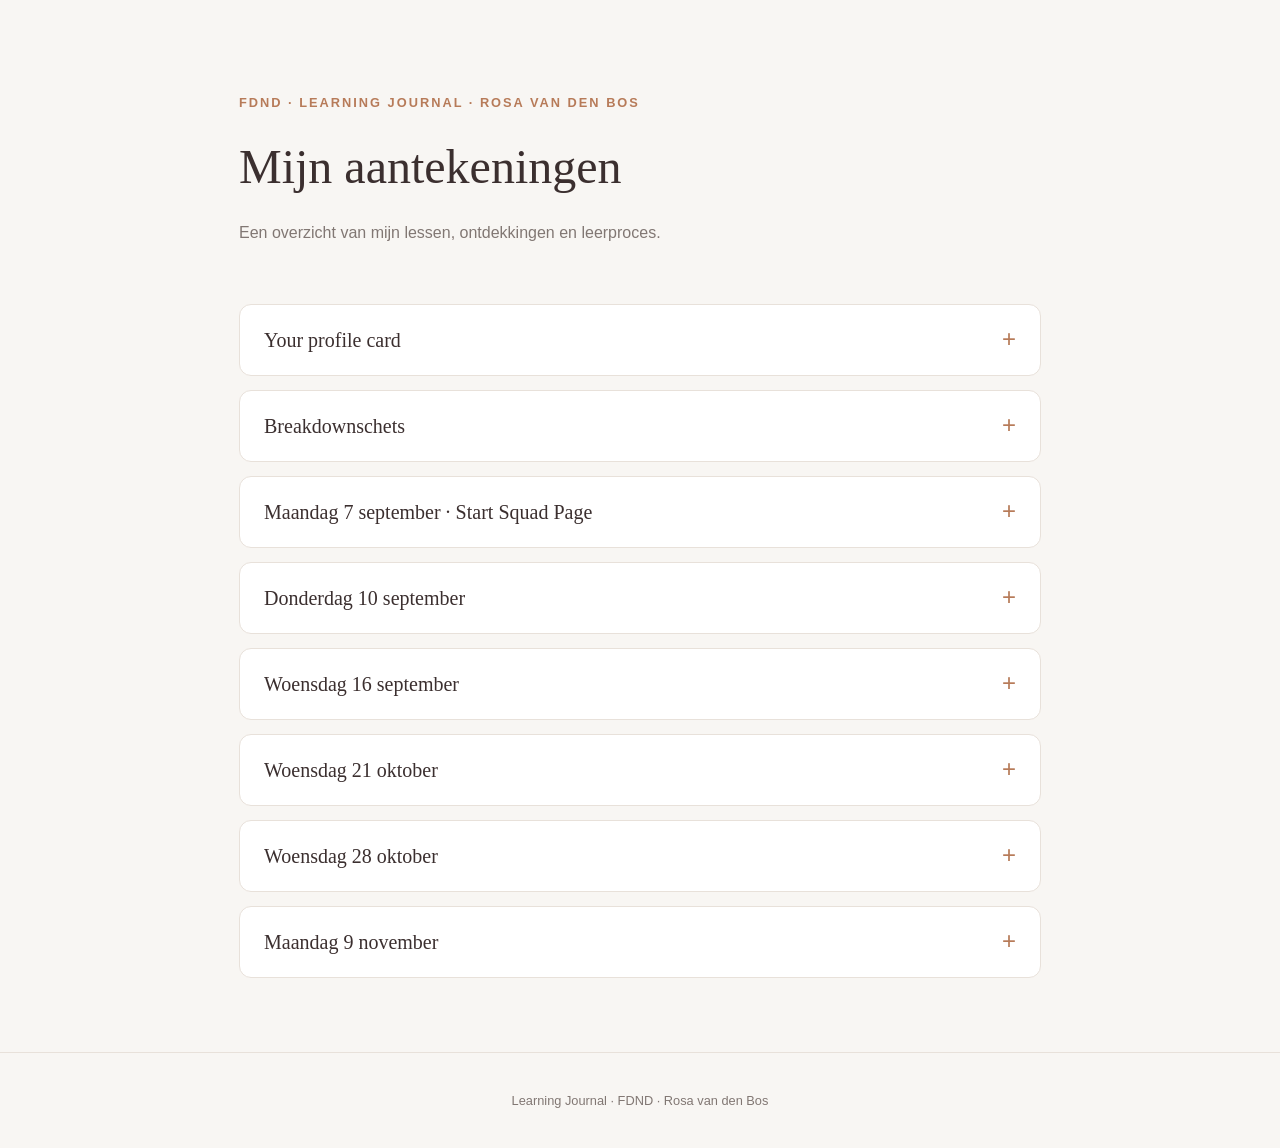
<file: index.html>
<!DOCTYPE html>
<html lang="nl">

<head>
    <meta charset="UTF-8">
    <meta name="viewport" content="width=device-width, initial-scale=1.0">
    <title>Learning Journal | FDND</title>
    <link rel="stylesheet" href="styles/style.css">
</head>

<body>

    <header>
        <p class="eyebrow">FDND · Learning Journal · Rosa van den Bos</p>
        <h1>Mijn aantekeningen</h1>
        <p class="intro">Een overzicht van mijn lessen, ontdekkingen en leerproces.</p>
    </header>

    <main>

        <details>
            <summary>Your profile card</summary>

            <h3>Aantekeningen</h3>
            <p>Voer tekst in.</p>
        </details>


        <details>
            <summary>Breakdownschets</summary>

            <h3>Wat is een breakdownschets?</h3>
            <p>
                Een breakdownschets is een schets met codes voor een webpagina.
                Deze codes zijn gekoppeld aan HTML en CSS door middel van
                verschillende kleuren. De schets moet niet helemaal
                gedetailleerd zijn, maar een wireframe.
            </p>

            <h3>Vragen</h3>
            <ol>
                <li>Wat is het nut van een breakdownschets?</li>
                <li>Waar moet je op letten als je een breakdownschets maakt?</li>
                <li>Moet je bij een breakdownschets altijd alle onderdelen tekenen?</li>
                <li>Hoe zorg je ervoor dat een breakdownschets overzichtelijk blijft?</li>
                <li>Hoe kan ik mijn ontwerp vertalen naar HTML en CSS?</li>
            </ol>
        </details>


        <details>
            <summary>Maandag 7 september · Start Squad Page</summary>

            <h3>3 dingen die ik heb geleerd</h3>
            <ul>
                <li>Wat de Team Canvas is.</li>
                <li>Hoe we samen in één repo kunnen werken.</li>
                <li>Hoe Figma werkt.</li>
            </ul>

            <h3>2 dingen die ik interessant vond</h3>
            <ul>
                <li>Dat we met z'n drieën in één repo kunnen werken en hoe dat dan werkt.</li>
                <li>De verschillende stijlen en opties om deze Squad Page vorm te geven.</li>
            </ul>

            <h3>1 vraag</h3>
            <ul>
                <li>Hoe gaat het als we allemaal code toe gaan voegen aan de repo?</li>
            </ul>
        </details>


        <details>
            <summary>Donderdag 10 september</summary>

            <h3>3 dingen die ik heb geleerd</h3>
            <ol>
                <li>Hoe ik CSS-elementen aan de breakdownschets kan toevoegen.</li>
                <li>Hoe ik een @media kan maken om dingen te veranderen bij verschillende schermgroottes.</li>
                <li>Het verschil tussen Flexbox en Grid in CSS.</li>
            </ol>
        </details>


        <details>
            <summary>Woensdag 16 september</summary>

            <h3>3 dingen die ik heb geleerd</h3>
            <ol>
                <li>Hoe ik mezelf makkelijk kan assignen bij de issues.</li>
                <li>Hoe ik een border aan moet passen in de @media.</li>
                <li>Hoe we een merge conflict kunnen voorkomen.</li>
            </ol>
        </details>


        <details>
            <summary>Woensdag 21 oktober</summary>

            <h3>WCAG Audit</h3>
            <ul>
                <li>Testen met Lighthouse.</li>
                <li>Zelf testen.</li>
                <li>Kopjes maken per test.</li>
            </ul>

            <h3>UX van HTML</h3>
            <p>
                Tijdens deze les heb ik geleerd hoe verschillende HTML-elementen
                bijdragen aan de gebruiksvriendelijkheid en toegankelijkheid
                van een website.
            </p>

            <h3>Links</h3>
            <ul>
                <li>
                    <code>a-element</code>: Een link gebruik je om te navigeren
                    naar een andere pagina of URL.
                </li>
                <li>
                    <code>button-element</code>: Een button gebruik je voor
                    een actie op de pagina.
                </li>
            </ul>

            <h3>Afbeeldingen en formulieren</h3>
            <ul>
                <li>Afbeeldingen moeten een goede alt-tekst hebben.</li>
                <li>Bij elke <code>input-element</code> hoort een <code>label-element</code>.</li>
            </ul>

            <h3>Labels</h3>
            <ul>
                <li>Zorgen voor duidelijkheid: wat is wat?</li>
            </ul>

            <h3>Headings</h3>
            <ul>
                <li>Zorgen voor een duidelijke structuur op de pagina.</li>
            </ul>

            <h3>Details</h3>
            <ul>
                <li>
                    Hiermee kun je widgets maken, zoals een accordion
                    (uitklapbare onderdelen).
                </li>
            </ul>

            <h3>Verdiepende aantekeningen</h3>
            <p>
                <a href="ux.html">Bekijk mijn UX HTML testpagina</a>
            </p>
        </details>


        <details>
            <summary>Woensdag 28 oktober</summary>

            <h3>1 ding dat ik anders ga aanpakken</h3>
            <ul>
                <li>Gerichter vragen stellen tijdens de Sprint Review, zodat ik duidelijk weet welke verbeteringen
                    prioriteit hebben.</li>
            </ul>

            <h3>2 verbeteringen in mijn README</h3>
            <ul>
                <li>[Eerste verbetering invullen]</li>
                <li>[Tweede verbetering invullen]</li>
            </ul>

            <h3>3 dingen waarop ik feedback wil</h3>
            <ul>
                <li>De vormgeving en gebruiksvriendelijkheid van mijn website.</li>
                <li>De werking van de verschillende filters en zoekfunctie.</li>
                <li>De toegankelijkheid van mijn website.</li>
            </ul>

        </details>


<details>
    <summary>Maandag 9 november </summary>

    <h3>3 dingen die ik heb geleerd</h3>
    <ol>
        <li>
            Wat een huisstijl inhoudt en waarom het belangrijk is
            dat kleuren, typografie, vormen en beeldmateriaal
            consistent worden gebruikt. Dit zorgt voor herkenbaarheid
            en vertrouwen bij bezoekers.
        </li>
        <li>
            Hoe je een Interface Inventory maakt. Hierbij verzamel
            je bestaande onderdelen van websites, zoals buttons,
            headings, afbeeldingen en formulieren, om overzicht
            te krijgen van de gebruikte stijlen.
        </li>
        <li>
            Hoe je vanuit een Interface Inventory een styleguide
            kunt opbouwen. Hierin leg je onder andere kleuren,
            typografie en formulieronderdelen vast, zodat iedereen
            binnen het team dezelfde huisstijl kan toepassen.
        </li>
    </ol>

    <h3>Interessante voorbeelden en bronnen</h3>
    <ul>
        <li>
            <a href="https://bradfrost.com/blog/post/interface-inventory/">
                Interface Inventory – Brad Frost
            </a>: een interessant voorbeeld van het verzamelen
            en vergelijken van verschillende interface-elementen.
        </li>
        <li>
            <a href="https://www.figma.com/resource-library/what-is-a-style-guide/">
                What is a Style Guide? – Figma
            </a>: uitleg over het opstellen en gebruiken van een styleguide.
        </li>
        <li>
            <a href="https://zeroheight.com/726f8c765/p/227af1-decathlon-design-system">
                Decathlon Design System
            </a>: een praktijkvoorbeeld van hoe je een huisstijl
            en verschillende interface-elementen vastlegt.
        </li>
        <li>
            <a href="https://github.com/fdnd-task/look-and-feel-corporate-identity/wiki/styleguide">
                Workshop Styleguide – FDND
            </a>: de uitleg en opdrachten van de workshop.
        </li>
    </ul>

</details>



    </main>


    <footer>
        <p>Learning Journal · FDND · Rosa van den Bos</p>
    </footer>

</body>

</html>
</file>
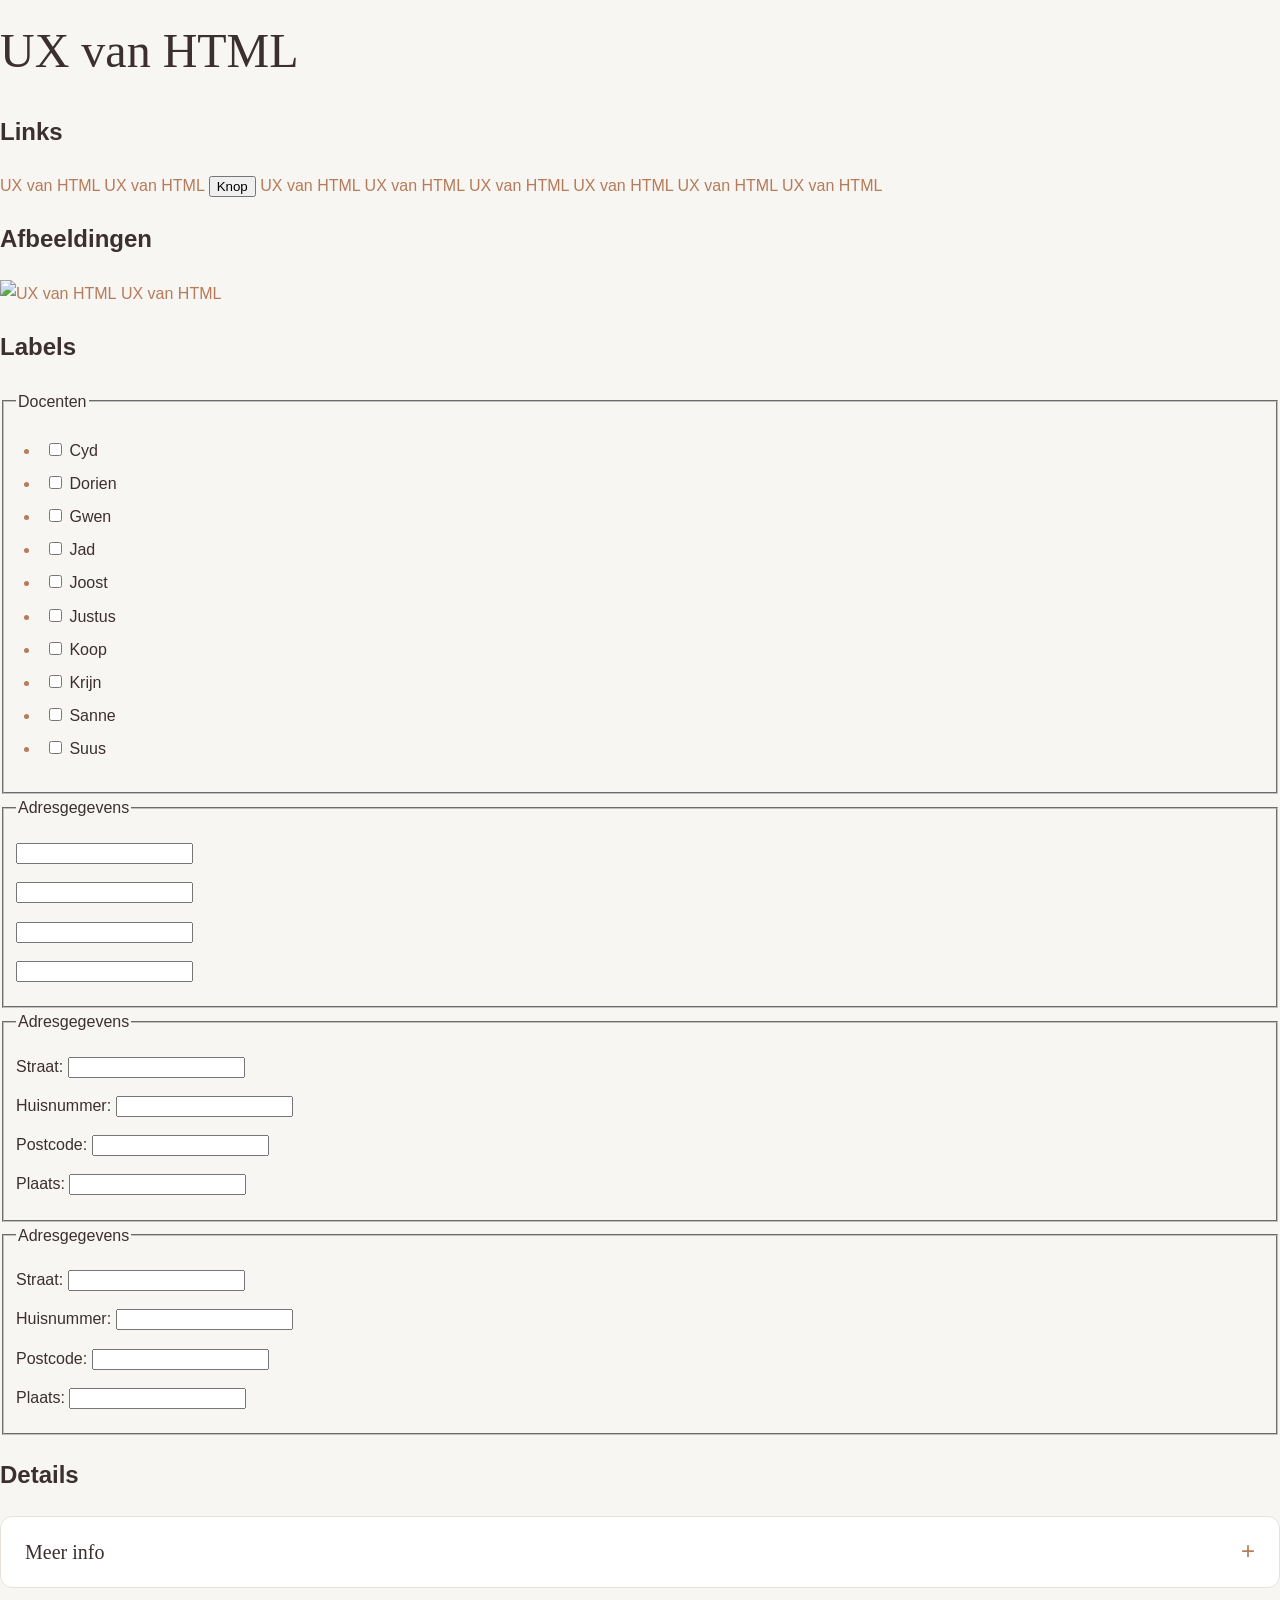
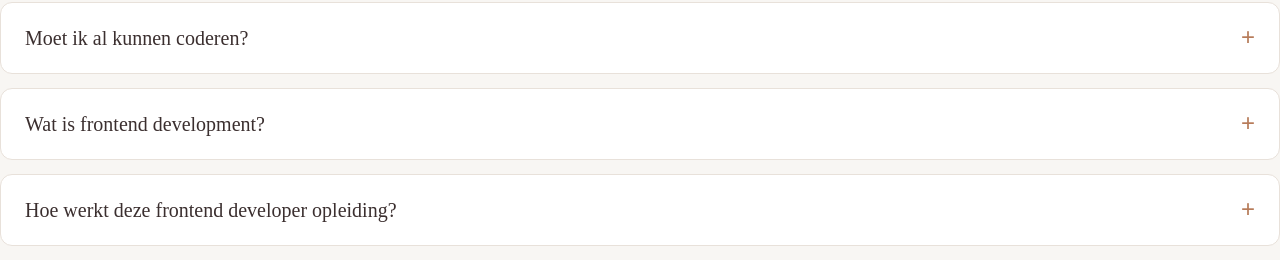
<file: ux.html>
<!DOCTYPE html>
<html lang='NL'>
<head>
    <meta charset='utf-8'>
    <meta name='viewport' content='width=device-width, initial-scale=1'>
    <title>UX van HTML</title>
    <link rel='stylesheet' href='styles/style.css'>
</head>
<body>

<h1>UX van HTML</h1>

<h2 id="links">Links</h2>
<a href="ux.html">UX van HTML</a> 


<a href="ux.html" target="_blank">UX van HTML</a>

<button>Knop</button>

<a href="ux.html">UX van HTML</a> 
<a href="ux.html">UX van HTML</a> 
<a href="ux.html">UX van HTML</a> 
<a href="ux.html">UX van HTML</a> 
<a href="ux.html">UX van HTML</a> 
<a href="ux.html">UX van HTML</a> 

<h2 id="afbeeldingen">Afbeeldingen</h2>

<a href="ux.html"><img alt="UX van HTML" width="200" height="100"></a>
<a href="ux.html"><img alt="">UX van HTML</a>

<h2 id="labels">Labels</h2>
<fieldset>
  <legend>Docenten</legend>
  <ul>
    <li><label><input type="checkbox"> Cyd</label></li>
    <li><label><input type="checkbox"> Dorien</label></li>
    <li><label><input type="checkbox"> Gwen</label></li>
    <li><label><input type="checkbox"> Jad</label></li>
    <li><label><input type="checkbox"> Joost</label></li>
    <li><label><input type="checkbox"> Justus</label></li>
    <li><label><input type="checkbox"> Koop</label></li>
    <li><label><input type="checkbox"> Krijn</label></li>
    <li><label><input type="checkbox"> Sanne</label></li>
    <li><label><input type="checkbox"> Suus</label></li>
  </ul>
</fieldset>

<fieldset>
  <legend>Adresgegevens</legend>
  <p><input type="text"></p>
  <p><input type="text"></p>
  <p><input type="text"></p>
  <p><input type="text"></p>
</fieldset>

<fieldset>
  <legend>Adresgegevens</legend>
  <p>Straat: <input type="text"></p>
  <p>Huisnummer: <input type="text"></p>
  <p>Postcode: <input type="text"></p>
  <p>Plaats: <input type="text"></p>
</fieldset>

<fieldset>
  <legend>Adresgegevens</legend>
  <p><label>Straat: <input type="text"></label></p>
  <p><label>Huisnummer: <input type="text"></label></p>
  <p><label>Postcode: <input type="text"></label></p>
  <p><label>Plaats: <input type="text"></label></p>
</fieldset>

<h2 id="details">Details</h2>

<details>
  <summary>Meer info</summary>
  <p>Deze informatie krijg je pas later te zien.</p>
  <p>Kan handig zijn.</p>
</details>

<details name="faq">
  <summary>Moet ik al kunnen coderen?</summary>
  <p>Nee, je hebt helemaal geen voorkennis nodig om te beginnen aan deze opleiding, we kunnen je alles leren! Als je wel al voorkennis hebt, is dat alleen maar goed, dan kunnen we je helpen je skills te verbeteren en te verdiepen in de stof.</p>
</details>
<details name="faq">
  <summary>Wat is frontend development?</summary>
  <p>Een frontend developer ontwerpt en bouwt websites in HTML, CSS en JavaScript. Deze frontend talen leer je bij ons, je hebt dus geen voorkennis nodig.</p>
</details>
<details name="faq">
  <summary>Hoe werkt deze frontend developer opleiding?</summary>
  <p>Je richt je tijdens deze tweejarige studie op webdesign, visual interface design en frontend development. Vanaf het begin van de opleiding werk je aan actuele opdrachten van échte opdrachtgevers, en leer je samenwerken in multidisciplinaire teams.</p>
</details>

</body>
</html>
</file>
<file: styles/style.css>
/* =========================
   VARIABLES
========================= */

:root {
    --COLOR_BACKGROUND: #F8F6F3;
    --COLOR_SURFACE: #FFFFFF;
    --COLOR_TEXT: #3B2F2F;
    --COLOR_TEXT_LIGHT: #817773;
    --COLOR_ACCENT: #B77B59;
    --COLOR_BORDER: #E8E1DA;

    --FONT_BODY: Arial, sans-serif;
    --FONT_TITLE: Georgia, serif;

    --BORDER_RADIUS: 12px;
}

/* =========================
   RESET
========================= */

* {
    box-sizing: border-box;
}

body {
    margin: 0;
    background-color: var(--COLOR_BACKGROUND);
    color: var(--COLOR_TEXT);
    font-family: var(--FONT_BODY);
    line-height: 1.7;
}

/* =========================
   HEADER
========================= */

header {
    max-width: 850px;
    margin: 0 auto;
    padding: 80px 24px 45px;
}

.eyebrow {
    color: var(--COLOR_ACCENT);
    font-size: 0.8rem;
    font-weight: bold;
    letter-spacing: 2px;
    text-transform: uppercase;
}

h1 {
    margin: 10px 0;
    font-family: var(--FONT_TITLE);
    font-size: 3rem;
    font-weight: normal;
}

.intro {
    color: var(--COLOR_TEXT_LIGHT);
    font-size: 1rem;
}

/* =========================
   MAIN
========================= */

main {
    max-width: 850px;
    margin: 0 auto;
    padding: 0 24px 60px;
}

/* =========================
   ACCORDION
========================= */

details {
    margin-bottom: 14px;
    padding: 0 24px;
    background-color: var(--COLOR_SURFACE);
    border: 1px solid var(--COLOR_BORDER);
    border-radius: var(--BORDER_RADIUS);
    transition: border-color 0.2s ease;
}

details:hover {
    border-color: var(--COLOR_ACCENT);
}

summary {
    position: relative;
    display: flex;
    align-items: center;
    justify-content: space-between;
    min-height: 70px;
    padding: 18px 30px 18px 0;
    color: var(--COLOR_TEXT);
    font-family: var(--FONT_TITLE);
    font-size: 1.25rem;
    cursor: pointer;
    list-style: none;
}

/* Verberg standaard pijltje */

summary::-webkit-details-marker {
    display: none;
}

/* Eigen uitklappijltje */

summary::after {
    content: "+";
    position: absolute;
    right: 0;
    color: var(--COLOR_ACCENT);
    font-family: var(--FONT_BODY);
    font-size: 1.5rem;
    transition: transform 0.2s ease;
}

details[open] summary::after {
    content: "−";
}

/* =========================
   CONTENT
========================= */

details[open] summary {
    border-bottom: 1px solid var(--COLOR_BORDER);
    margin-bottom: 20px;
}

h3 {
    margin: 25px 0 8px;
    color: var(--COLOR_ACCENT);
    font-family: var(--FONT_TITLE);
    font-size: 1.1rem;
    font-weight: normal;
}

p {
    margin: 12px 0;
}

ul,
ol {
    padding-left: 24px;
    margin-bottom: 20px;
}

li {
    padding-left: 5px;
    margin-bottom: 6px;
}

li::marker {
    color: var(--COLOR_ACCENT);
}

/* =========================
   LINKS
========================= */

a {
    color: var(--COLOR_ACCENT);
    text-decoration: none;
    transition: color 0.2s ease;
}

a:hover {
    color: var(--COLOR_TEXT);
    text-decoration: underline;
}

a:focus-visible {
    outline: 2px solid var(--COLOR_ACCENT);
    outline-offset: 4px;
}

/* =========================
   FOOTER
========================= */

footer {
    padding: 25px;
    border-top: 1px solid var(--COLOR_BORDER);
    color: var(--COLOR_TEXT_LIGHT);
    font-size: 0.8rem;
    text-align: center;
}

/* =========================
   RESPONSIVE
========================= */

@media (max-width: 600px) {

    header {
        padding: 50px 20px 30px;
    }

    h1 {
        font-size: 2.2rem;
    }

    main {
        padding: 0 15px 40px;
    }

    details {
        padding: 0 18px;
    }

    summary {
        min-height: 65px;
        font-size: 1.1rem;
    }

}
</file>
